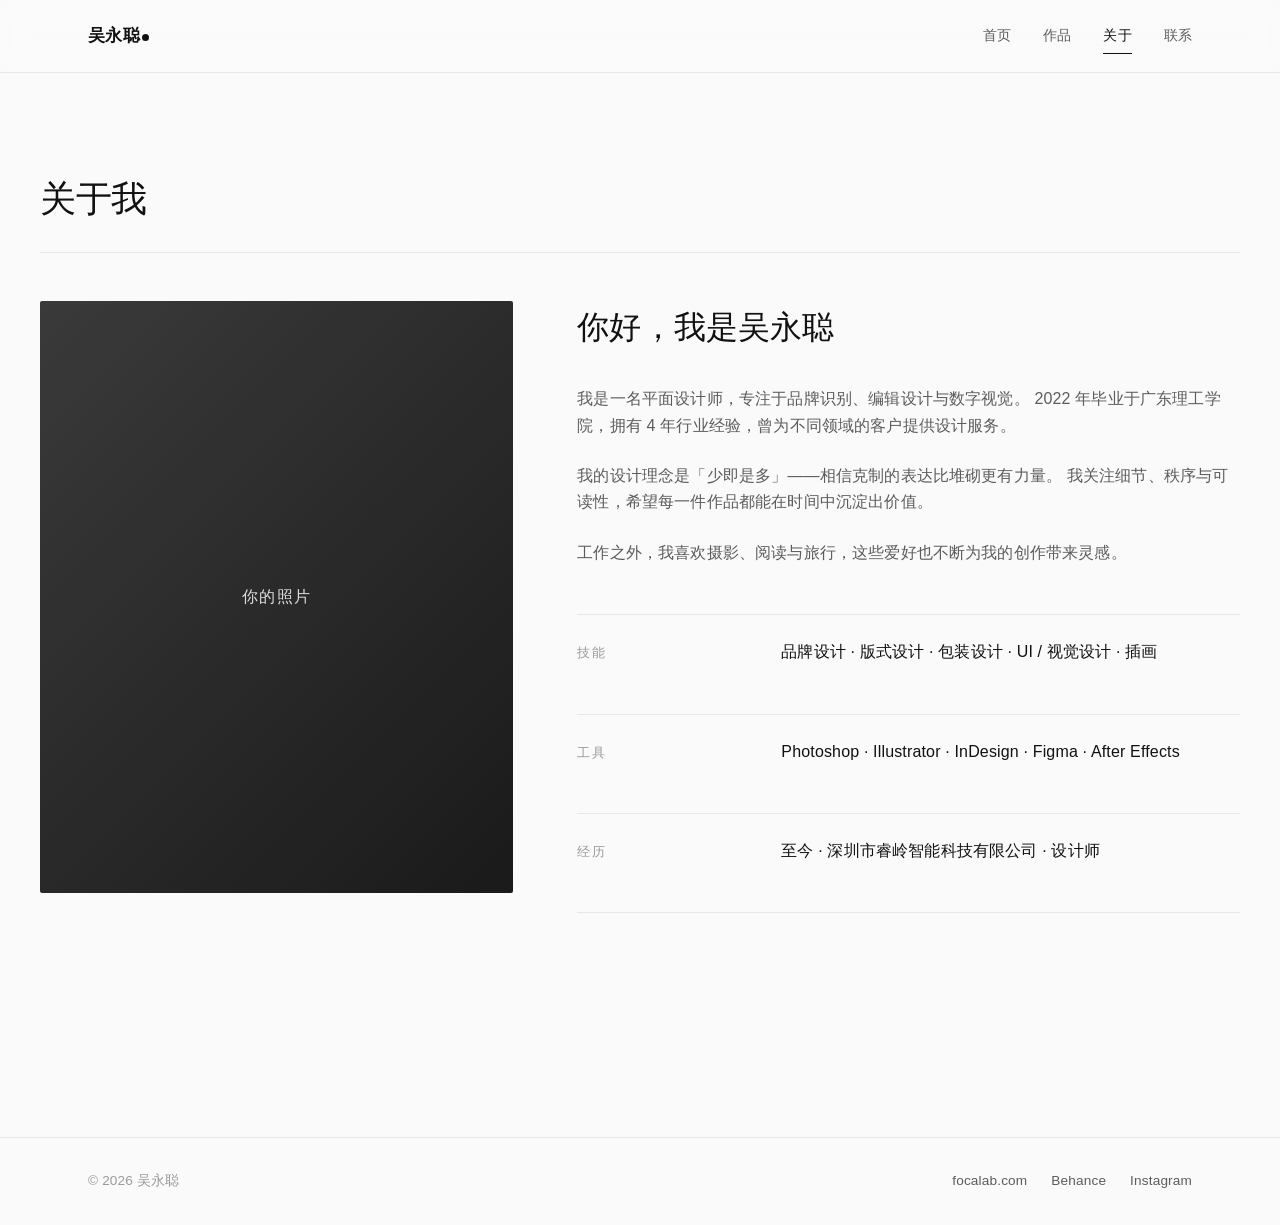
<file: about.html>
<!DOCTYPE html>
<html lang="zh-CN">
<head>
  <meta charset="UTF-8" />
  <meta name="viewport" content="width=device-width, initial-scale=1.0" />
  <meta name="description" content="关于我 — 平面设计师" />
  <title>关于 — 吴永聪</title>
  <link rel="stylesheet" href="css/style.css" />
</head>
<body>

  <header class="site-header">
    <div class="container site-header__inner">
      <a class="brand" href="index.html">吴永聪<span class="brand__dot"></span></a>
      <button class="nav-toggle" aria-label="打开菜单">
        <span></span><span></span><span></span>
      </button>
      <nav class="site-nav">
        <a href="index.html">首页</a>
        <a href="works.html">作品</a>
        <a href="about.html">关于</a>
        <a href="contact.html">联系</a>
      </nav>
    </div>
  </header>

  <main>
    <section class="section container">
      <div class="section__head">
        <h1 class="section__title">关于我</h1>
      </div>

      <div class="about-grid">
        <div class="about-portrait fade-in">你的照片</div>

        <div class="about-bio fade-in">
          <h2>你好，我是吴永聪</h2>
          <p>
            我是一名平面设计师，专注于品牌识别、编辑设计与数字视觉。
            2022 年毕业于广东理工学院，拥有 4 年行业经验，曾为不同领域的客户提供设计服务。
          </p>
          <p>
            我的设计理念是「少即是多」——相信克制的表达比堆砌更有力量。
            我关注细节、秩序与可读性，希望每一件作品都能在时间中沉淀出价值。
          </p>
          <p>
            工作之外，我喜欢摄影、阅读与旅行，这些爱好也不断为我的创作带来灵感。
          </p>

          <div class="info-list">
            <div class="info-list__item">
              <span>技能</span>
              <p>品牌设计 · 版式设计 · 包装设计 · UI / 视觉设计 · 插画</p>
            </div>
            <div class="info-list__item">
              <span>工具</span>
              <p>Photoshop · Illustrator · InDesign · Figma · After Effects</p>
            </div>
            <div class="info-list__item">
              <span>经历</span>
              <p>至今  ·  深圳市睿岭智能科技有限公司 · 设计师</p>
            </div>
          </div>
        </div>
      </div>
    </section>
  </main>

  <footer class="site-footer">
    <div class="container site-footer__inner">
      <span>© <span data-year>2024</span> 吴永聪</span>
      <div class="site-footer__social">
        <a href="https://focalab.com" target="_blank" rel="noopener" aria-label="个人网站">focalab.com</a>
        <a href="#" aria-label="Behance">Behance</a>
        <a href="#" aria-label="Instagram">Instagram</a>
      </div>
    </div>
  </footer>

  <script src="js/main.js"></script>
</body>
</html>
</file>
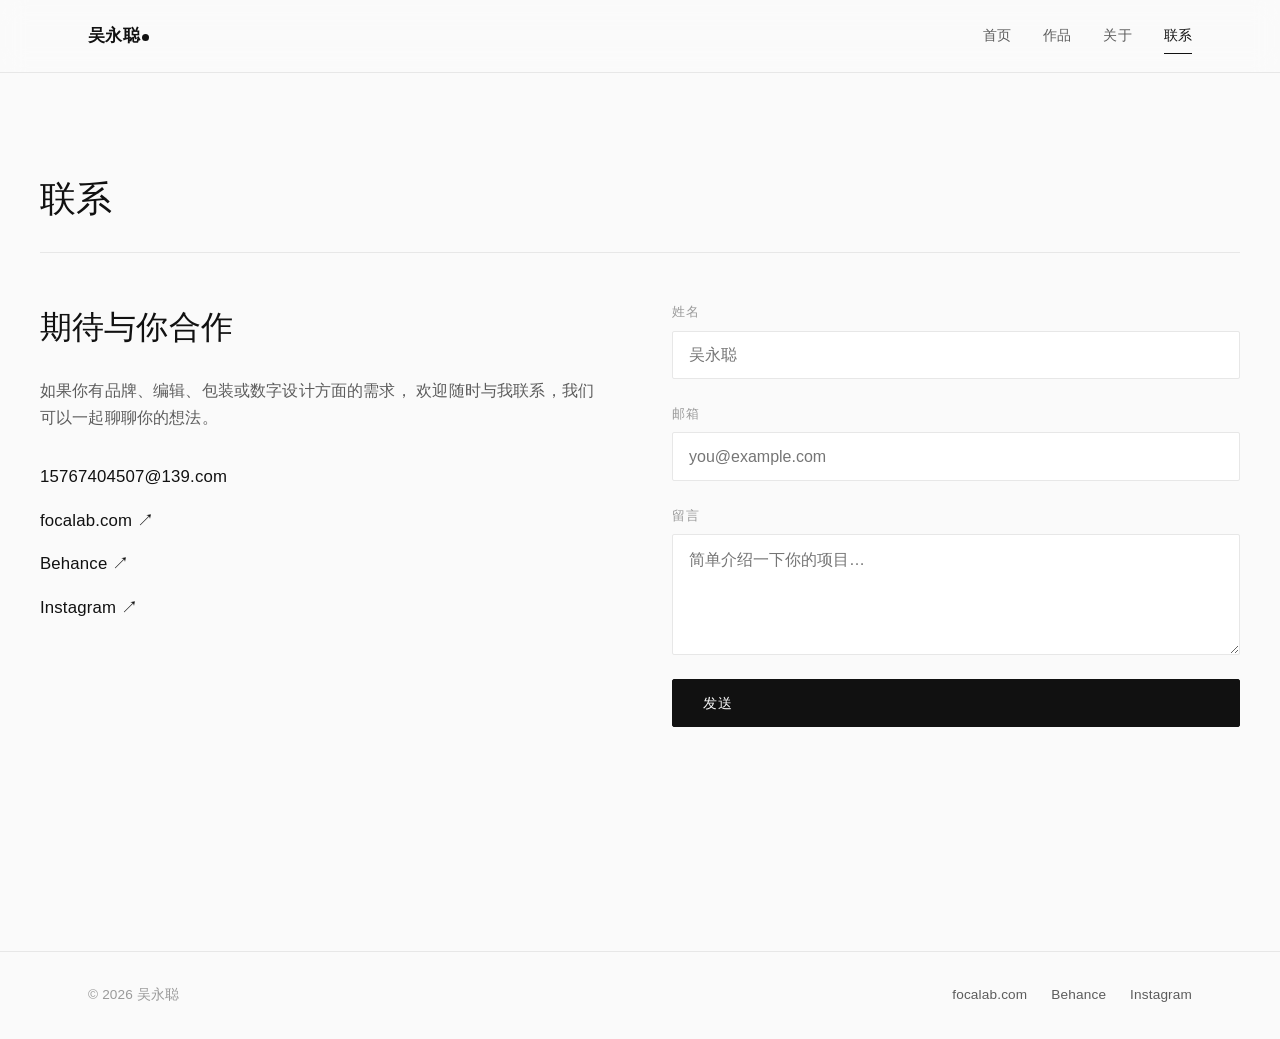
<file: contact.html>
<!DOCTYPE html>
<html lang="zh-CN">
<head>
  <meta charset="UTF-8" />
  <meta name="viewport" content="width=device-width, initial-scale=1.0" />
  <meta name="description" content="联系我 — 平面设计师" />
  <title>联系 — 吴永聪</title>
  <link rel="stylesheet" href="css/style.css" />
</head>
<body>

  <header class="site-header">
    <div class="container site-header__inner">
      <a class="brand" href="index.html">吴永聪<span class="brand__dot"></span></a>
      <button class="nav-toggle" aria-label="打开菜单">
        <span></span><span></span><span></span>
      </button>
      <nav class="site-nav">
        <a href="index.html">首页</a>
        <a href="works.html">作品</a>
        <a href="about.html">关于</a>
        <a href="contact.html">联系</a>
      </nav>
    </div>
  </header>

  <main>
    <section class="section container">
      <div class="section__head">
        <h1 class="section__title">联系</h1>
      </div>

      <div class="contact-grid">
        <div class="contact-info fade-in">
          <h2>期待与你合作</h2>
          <p>
            如果你有品牌、编辑、包装或数字设计方面的需求，
            欢迎随时与我联系，我们可以一起聊聊你的想法。
          </p>
          <div class="contact-links">
            <a href="mailto:15767404507@139.com">15767404507@139.com</a>
            <a href="https://focalab.com" target="_blank" rel="noopener">focalab.com ↗</a>
            <a href="#" target="_blank" rel="noopener">Behance ↗</a>
            <a href="#" target="_blank" rel="noopener">Instagram ↗</a>
          </div>
        </div>

        <form class="contact-form fade-in" action="#" method="post">
          <div class="form-field">
            <label for="name">姓名</label>
            <input type="text" id="name" name="name" placeholder="吴永聪" required />
          </div>
          <div class="form-field">
            <label for="email">邮箱</label>
            <input type="email" id="email" name="email" placeholder="you@example.com" required />
          </div>
          <div class="form-field">
            <label for="message">留言</label>
            <textarea id="message" name="message" rows="5" placeholder="简单介绍一下你的项目…"></textarea>
          </div>
          <button class="btn btn--solid" type="submit">发送</button>
        </form>
      </div>
    </section>
  </main>

  <footer class="site-footer">
    <div class="container site-footer__inner">
      <span>© <span data-year>2024</span> 吴永聪</span>
      <div class="site-footer__social">
        <a href="https://focalab.com" target="_blank" rel="noopener" aria-label="个人网站">focalab.com</a>
        <a href="#" aria-label="Behance">Behance</a>
        <a href="#" aria-label="Instagram">Instagram</a>
      </div>
    </div>
  </footer>

  <script src="js/main.js"></script>
</body>
</html>
</file>
<file: css/style.css>
/* ==========================================================================
   作品集 — 极简现代设计系统
   ========================================================================== */

/* ---------- CSS 变量 ---------- */
:root {
  /* 色彩 */
  --bg: #fafafa;
  --bg-elevated: #ffffff;
  --ink: #111111;
  --ink-secondary: #5c5c5c;
  --ink-muted: #9a9a9a;
  --line: #e7e7e7;
  --accent: #111111;

  /* 字体 */
  --font-sans: -apple-system, BlinkMacSystemFont, "Segoe UI", "PingFang SC",
    "Hiragino Sans GB", "Microsoft YaHei", "Helvetica Neue", Arial, sans-serif;

  /* 间距 */
  --space-1: 0.5rem;
  --space-2: 1rem;
  --space-3: 1.5rem;
  --space-4: 2rem;
  --space-5: 3rem;
  --space-6: 4rem;
  --space-7: 6rem;
  --space-8: 8rem;

  /* 布局 */
  --container: 1200px;
  --gutter: clamp(1.25rem, 4vw, 3rem);

  /* 其它 */
  --radius: 2px;
  --transition: 0.35s cubic-bezier(0.22, 1, 0.36, 1);
}

/* ---------- 基础重置 ---------- */
*,
*::before,
*::after {
  box-sizing: border-box;
  margin: 0;
  padding: 0;
}

html {
  scroll-behavior: smooth;
  -webkit-font-smoothing: antialiased;
  -moz-osx-font-smoothing: grayscale;
  text-rendering: optimizeLegibility;
}

body {
  font-family: var(--font-sans);
  background: var(--bg);
  color: var(--ink);
  line-height: 1.65;
  font-weight: 400;
  font-size: 16px;
  letter-spacing: 0.01em;
}

::selection {
  background: var(--ink);
  color: var(--bg);
}

img {
  display: block;
  max-width: 100%;
}

a {
  color: inherit;
  text-decoration: none;
}

ul {
  list-style: none;
}

/* ---------- 通用布局 ---------- */
.container {
  width: 100%;
  max-width: var(--container);
  margin: 0 auto;
  padding-left: var(--gutter);
  padding-right: var(--gutter);
}

/* ---------- 顶部导航 ---------- */
.site-header {
  position: sticky;
  top: 0;
  z-index: 100;
  background: rgba(250, 250, 250, 0.82);
  backdrop-filter: blur(12px);
  -webkit-backdrop-filter: blur(12px);
  border-bottom: 1px solid var(--line);
}

.site-header__inner {
  display: flex;
  align-items: center;
  justify-content: space-between;
  height: 72px;
}

.brand {
  font-size: 1.05rem;
  font-weight: 600;
  letter-spacing: 0.02em;
}

.brand__dot {
  display: inline-block;
  width: 7px;
  height: 7px;
  background: var(--ink);
  border-radius: 50%;
  margin-left: 2px;
}

.site-nav {
  display: flex;
  align-items: center;
  gap: var(--space-4);
}

.site-nav a {
  position: relative;
  font-size: 0.9rem;
  color: var(--ink-secondary);
  transition: color var(--transition);
  padding: 0.25rem 0;
}

.site-nav a::after {
  content: "";
  position: absolute;
  left: 0;
  bottom: -2px;
  width: 100%;
  height: 1px;
  background: var(--ink);
  transform: scaleX(0);
  transform-origin: right;
  transition: transform var(--transition);
}

.site-nav a:hover,
.site-nav a.is-active {
  color: var(--ink);
}

.site-nav a:hover::after,
.site-nav a.is-active::after {
  transform: scaleX(1);
  transform-origin: left;
}

/* 移动端导航 */
.nav-toggle {
  display: none;
  flex-direction: column;
  gap: 5px;
  background: none;
  border: none;
  cursor: pointer;
  padding: 0.5rem;
}

.nav-toggle span {
  width: 22px;
  height: 1.5px;
  background: var(--ink);
  transition: var(--transition);
}

/* ---------- 页头 / Hero ---------- */
.hero {
  padding: var(--space-8) 0 var(--space-7);
}

.hero__eyebrow {
  font-size: 0.8rem;
  letter-spacing: 0.18em;
  text-transform: uppercase;
  color: var(--ink-muted);
  margin-bottom: var(--space-4);
}

.hero__title {
  font-size: clamp(2.75rem, 8vw, 5.5rem);
  font-weight: 300;
  line-height: 1.05;
  letter-spacing: -0.02em;
  max-width: 15ch;
}

.hero__title em {
  font-style: normal;
  color: var(--ink-secondary);
}

.hero__desc {
  margin-top: var(--space-5);
  max-width: 34rem;
  font-size: clamp(1.05rem, 2vw, 1.3rem);
  color: var(--ink-secondary);
  font-weight: 300;
}

.hero__actions {
  margin-top: var(--space-5);
  display: flex;
  flex-wrap: wrap;
  gap: var(--space-2);
}

/* ---------- 按钮 ---------- */
.btn {
  display: inline-flex;
  align-items: center;
  gap: 0.6rem;
  padding: 0.85rem 1.9rem;
  font-size: 0.9rem;
  letter-spacing: 0.02em;
  border: 1px solid var(--ink);
  border-radius: var(--radius);
  transition: var(--transition);
  cursor: pointer;
  background: transparent;
  color: var(--ink);
}

.btn--solid {
  background: var(--ink);
  color: var(--bg);
}

.btn--solid:hover {
  background: transparent;
  color: var(--ink);
}

.btn--ghost:hover {
  background: var(--ink);
  color: var(--bg);
}

/* ---------- 章节标题 ---------- */
.section {
  padding: var(--space-7) 0;
}

.section__head {
  display: flex;
  align-items: baseline;
  justify-content: space-between;
  margin-bottom: var(--space-5);
  padding-bottom: var(--space-3);
  border-bottom: 1px solid var(--line);
}

.section__title {
  font-size: clamp(1.5rem, 3vw, 2.25rem);
  font-weight: 300;
  letter-spacing: -0.01em;
}

.section__meta {
  font-size: 0.85rem;
  color: var(--ink-muted);
  letter-spacing: 0.06em;
}

/* ---------- 作品网格 ---------- */
.work-grid {
  display: grid;
  grid-template-columns: repeat(2, 1fr);
  gap: var(--space-5);
}

.work-card {
  display: block;
}

.work-card__media {
  position: relative;
  aspect-ratio: 4 / 3;
  overflow: hidden;
  border-radius: var(--radius);
  background: var(--ink);
  margin-bottom: var(--space-3);
}

.work-card__media img,
.work-card__media .placeholder,
.work-card__media video {
  width: 100%;
  height: 100%;
  object-fit: cover;
  transition: transform 0.8s cubic-bezier(0.22, 1, 0.36, 1);
}

.work-card:hover .work-card__media img,
.work-card:hover .work-card__media .placeholder,
.work-card:hover .work-card__media video {
  transform: scale(1.04);
}

/* 占位图 */
.placeholder {
  display: flex;
  align-items: center;
  justify-content: center;
  color: rgba(255, 255, 255, 0.85);
  font-weight: 300;
  letter-spacing: 0.06em;
  font-size: 1.1rem;
  background: linear-gradient(135deg, var(--ph-a, #3a3a3a), var(--ph-b, #1a1a1a));
}

.work-card__meta {
  display: flex;
  align-items: baseline;
  justify-content: space-between;
  gap: var(--space-2);
}

.work-card__title {
  font-size: 1.05rem;
  font-weight: 500;
}

.work-card__cat {
  font-size: 0.85rem;
  color: var(--ink-muted);
  white-space: nowrap;
}

/* ---------- 筛选器 ---------- */
.filters {
  display: flex;
  flex-wrap: wrap;
  gap: var(--space-2);
  margin-bottom: var(--space-5);
}

.filter-btn {
  padding: 0.55rem 1.4rem;
  font-size: 0.85rem;
  letter-spacing: 0.02em;
  border: 1px solid var(--line);
  background: transparent;
  color: var(--ink-secondary);
  border-radius: 999px;
  cursor: pointer;
  transition: var(--transition);
}

.filter-btn:hover {
  border-color: var(--ink);
  color: var(--ink);
}

.filter-btn.is-active {
  background: var(--ink);
  color: var(--bg);
  border-color: var(--ink);
}

/* ---------- 作品详情页 ---------- */
.work-detail {
  padding-top: var(--space-6);
}

.work-detail__back {
  display: inline-flex;
  align-items: center;
  gap: 0.5rem;
  font-size: 0.9rem;
  color: var(--ink-secondary);
  margin-bottom: var(--space-5);
  transition: color var(--transition);
}

.work-detail__back:hover {
  color: var(--ink);
}

.work-detail__title {
  font-size: clamp(2.25rem, 6vw, 4rem);
  font-weight: 300;
  letter-spacing: -0.02em;
  line-height: 1.1;
  margin-bottom: var(--space-4);
}

.work-detail__meta {
  display: grid;
  grid-template-columns: repeat(auto-fit, minmax(160px, 1fr));
  gap: var(--space-4);
  padding: var(--space-4) 0;
  border-top: 1px solid var(--line);
  border-bottom: 1px solid var(--line);
  margin-bottom: var(--space-6);
}

.work-detail__meta-item span {
  display: block;
  font-size: 0.75rem;
  letter-spacing: 0.14em;
  text-transform: uppercase;
  color: var(--ink-muted);
  margin-bottom: 0.35rem;
}

.work-detail__meta-item strong {
  font-weight: 500;
  font-size: 0.95rem;
}

.work-detail__desc {
  max-width: 40rem;
  font-size: 1.1rem;
  color: var(--ink-secondary);
  font-weight: 300;
  margin-bottom: var(--space-6);
}

.work-detail__media {
  display: grid;
  gap: var(--space-4);
  margin-bottom: var(--space-7);
}

.work-detail__media .placeholder,
.work-detail__media img,
.work-detail__media video {
  width: 100%;
  aspect-ratio: 16 / 10;
  object-fit: cover;
  border-radius: var(--radius);
}

.work-detail__media video {
  background: #000;
}

.work-detail__media .embed {
  position: relative;
  width: 100%;
  aspect-ratio: 16 / 9;
}

.work-detail__media .embed iframe {
  position: absolute;
  inset: 0;
  width: 100%;
  height: 100%;
  border: 0;
  border-radius: var(--radius);
}

/* ---------- 关于页 ---------- */
.about-grid {
  display: grid;
  grid-template-columns: 1fr 1.4fr;
  gap: var(--space-6);
}

.about-portrait {
  aspect-ratio: 4 / 5;
  border-radius: var(--radius);
  overflow: hidden;
  background: linear-gradient(135deg, #3a3a3a, #1a1a1a);
  display: flex;
  align-items: center;
  justify-content: center;
  color: rgba(255, 255, 255, 0.85);
  font-weight: 300;
  letter-spacing: 0.08em;
}

.about-bio h2 {
  font-size: clamp(1.5rem, 3vw, 2rem);
  font-weight: 300;
  margin-bottom: var(--space-4);
}

.about-bio p {
  color: var(--ink-secondary);
  margin-bottom: var(--space-3);
  font-weight: 300;
}

.about-bio p + p {
  margin-top: var(--space-3);
}

/* 技能 / 经历列表 */
.info-list {
  margin-top: var(--space-5);
  border-top: 1px solid var(--line);
}

.info-list__item {
  display: grid;
  grid-template-columns: 180px 1fr;
  gap: var(--space-3);
  padding: var(--space-3) 0;
  border-bottom: 1px solid var(--line);
}

.info-list__item span {
  font-size: 0.8rem;
  letter-spacing: 0.1em;
  text-transform: uppercase;
  color: var(--ink-muted);
  padding-top: 0.2rem;
}

.info-list__item p {
  font-weight: 400;
  color: var(--ink);
}

/* ---------- 联系页 ---------- */
.contact-grid {
  display: grid;
  grid-template-columns: 1fr 1fr;
  gap: var(--space-6);
}

.contact-info h2 {
  font-size: clamp(1.5rem, 3vw, 2rem);
  font-weight: 300;
  margin-bottom: var(--space-3);
}

.contact-info p {
  color: var(--ink-secondary);
  font-weight: 300;
  margin-bottom: var(--space-4);
}

.contact-links {
  display: flex;
  flex-direction: column;
  gap: var(--space-2);
}

.contact-links a {
  display: inline-flex;
  align-items: center;
  gap: 0.6rem;
  font-size: 1.05rem;
  color: var(--ink);
  transition: color var(--transition);
  width: fit-content;
}

.contact-links a:hover {
  color: var(--ink-muted);
}

/* 表单 */
.contact-form {
  display: grid;
  gap: var(--space-3);
}

.form-field {
  display: grid;
  gap: 0.5rem;
}

.form-field label {
  font-size: 0.8rem;
  letter-spacing: 0.08em;
  text-transform: uppercase;
  color: var(--ink-muted);
}

.form-field input,
.form-field textarea {
  font-family: inherit;
  font-size: 1rem;
  padding: 0.9rem 1rem;
  border: 1px solid var(--line);
  background: var(--bg-elevated);
  border-radius: var(--radius);
  color: var(--ink);
  transition: border-color var(--transition);
  resize: vertical;
}

.form-field input:focus,
.form-field textarea:focus {
  outline: none;
  border-color: var(--ink);
}

/* ---------- 页脚 ---------- */
.site-footer {
  margin-top: var(--space-8);
  border-top: 1px solid var(--line);
  padding: var(--space-4) 0;
}

.site-footer__inner {
  display: flex;
  align-items: center;
  justify-content: space-between;
  gap: var(--space-3);
  font-size: 0.85rem;
  color: var(--ink-muted);
}

.site-footer__social {
  display: flex;
  gap: var(--space-3);
}

.site-footer__social a {
  color: var(--ink-secondary);
  transition: color var(--transition);
}

.site-footer__social a:hover {
  color: var(--ink);
}

/* ---------- 动画 ---------- */
.fade-in {
  opacity: 0;
  transform: translateY(24px);
  transition: opacity 0.8s cubic-bezier(0.22, 1, 0.36, 1),
    transform 0.8s cubic-bezier(0.22, 1, 0.36, 1);
}

.fade-in.is-visible {
  opacity: 1;
  transform: translateY(0);
}

/* ---------- 响应式 ---------- */
@media (max-width: 900px) {
  .work-grid {
    grid-template-columns: 1fr;
  }

  .about-grid,
  .contact-grid {
    grid-template-columns: 1fr;
  }

  .about-portrait {
    max-width: 100%;
  }
}

@media (max-width: 768px) {
  .nav-toggle {
    display: flex;
  }

  .site-nav {
    position: fixed;
    top: 72px;
    left: 0;
    right: 0;
    flex-direction: column;
    align-items: flex-start;
    gap: 0;
    background: var(--bg);
    border-bottom: 1px solid var(--line);
    padding: 0 var(--gutter);
    max-height: 0;
    overflow: hidden;
    transition: max-height var(--transition), padding var(--transition);
  }

  .site-nav.is-open {
    max-height: 320px;
    padding: var(--space-2) var(--gutter) var(--space-3);
  }

  .site-nav a {
    width: 100%;
    padding: var(--space-2) 0;
    border-bottom: 1px solid var(--line);
  }

  .site-nav a:last-child {
    border-bottom: none;
  }

  .info-list__item {
    grid-template-columns: 1fr;
    gap: 0.25rem;
  }
}

/* 降低动效偏好 */
@media (prefers-reduced-motion: reduce) {
  *,
  *::before,
  *::after {
    animation-duration: 0.01ms !important;
    transition-duration: 0.01ms !important;
  }

  .fade-in {
    opacity: 1;
    transform: none;
  }
}
</file>
